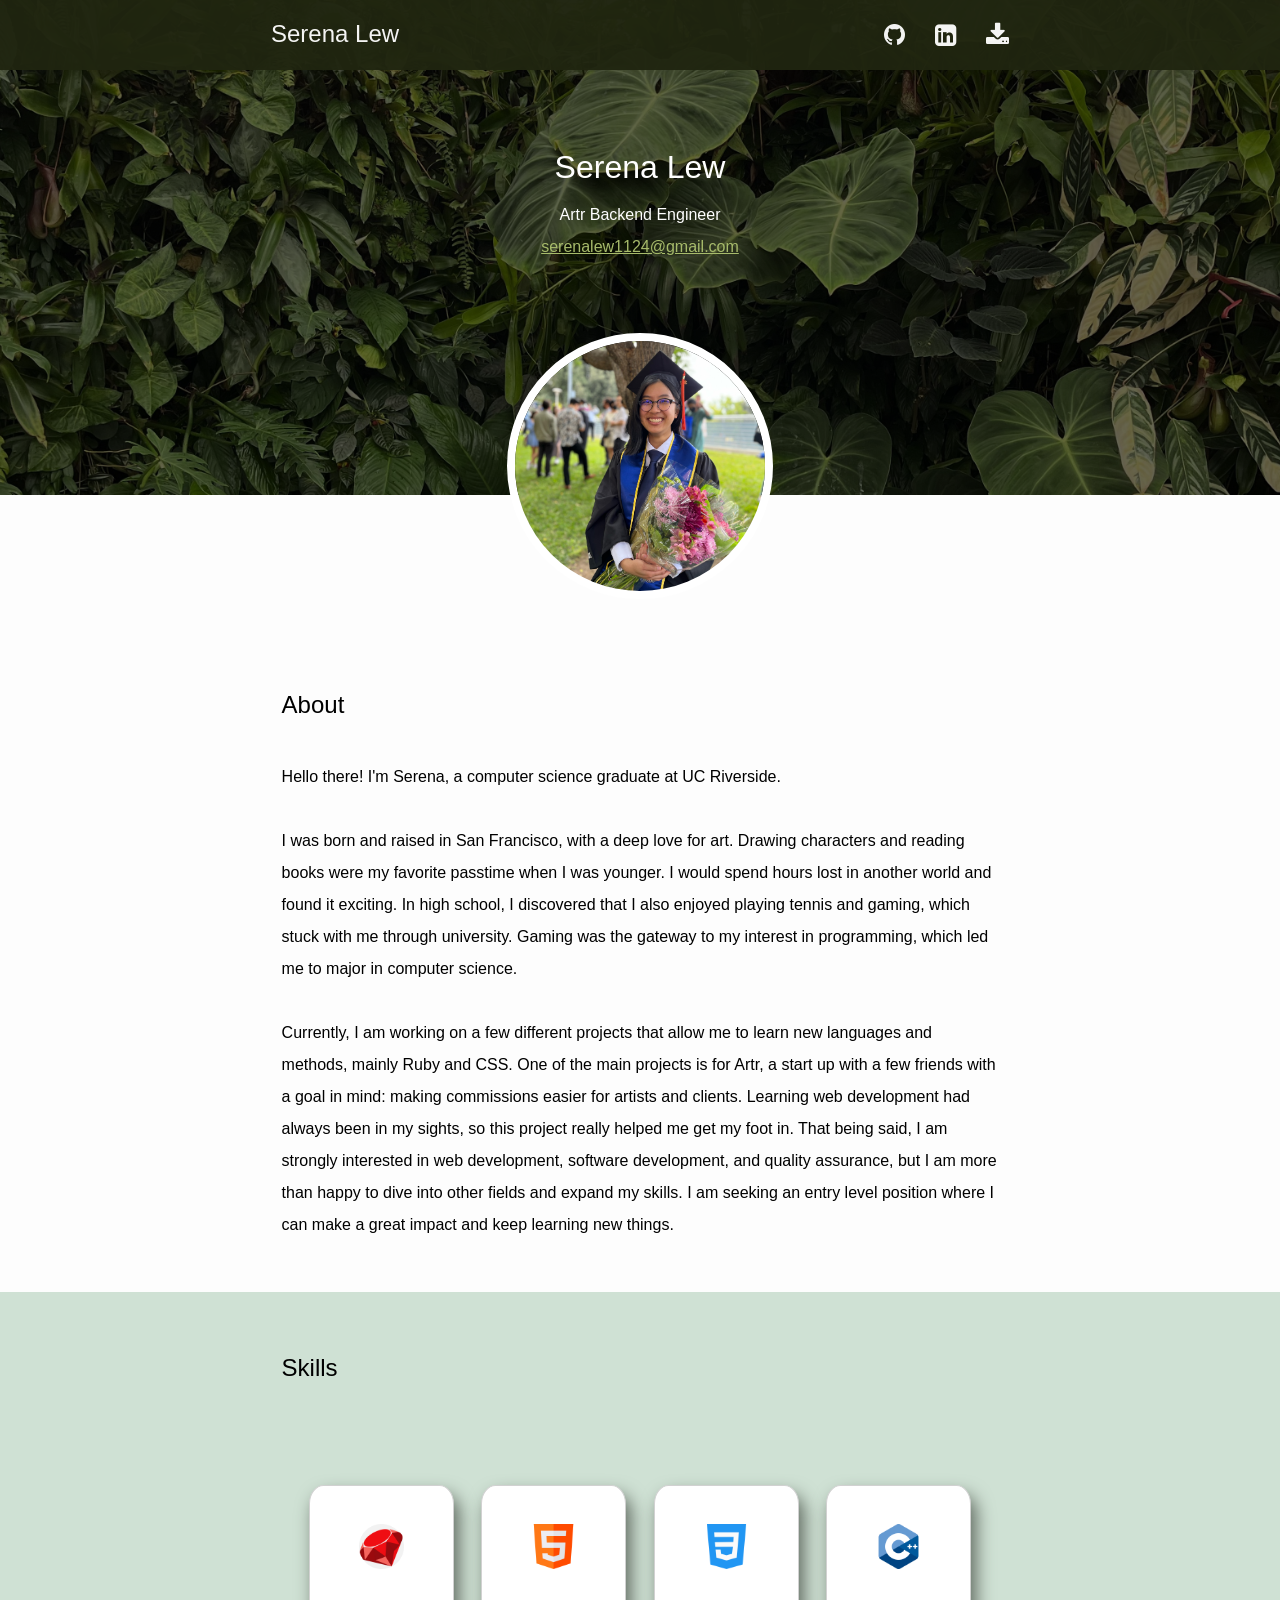
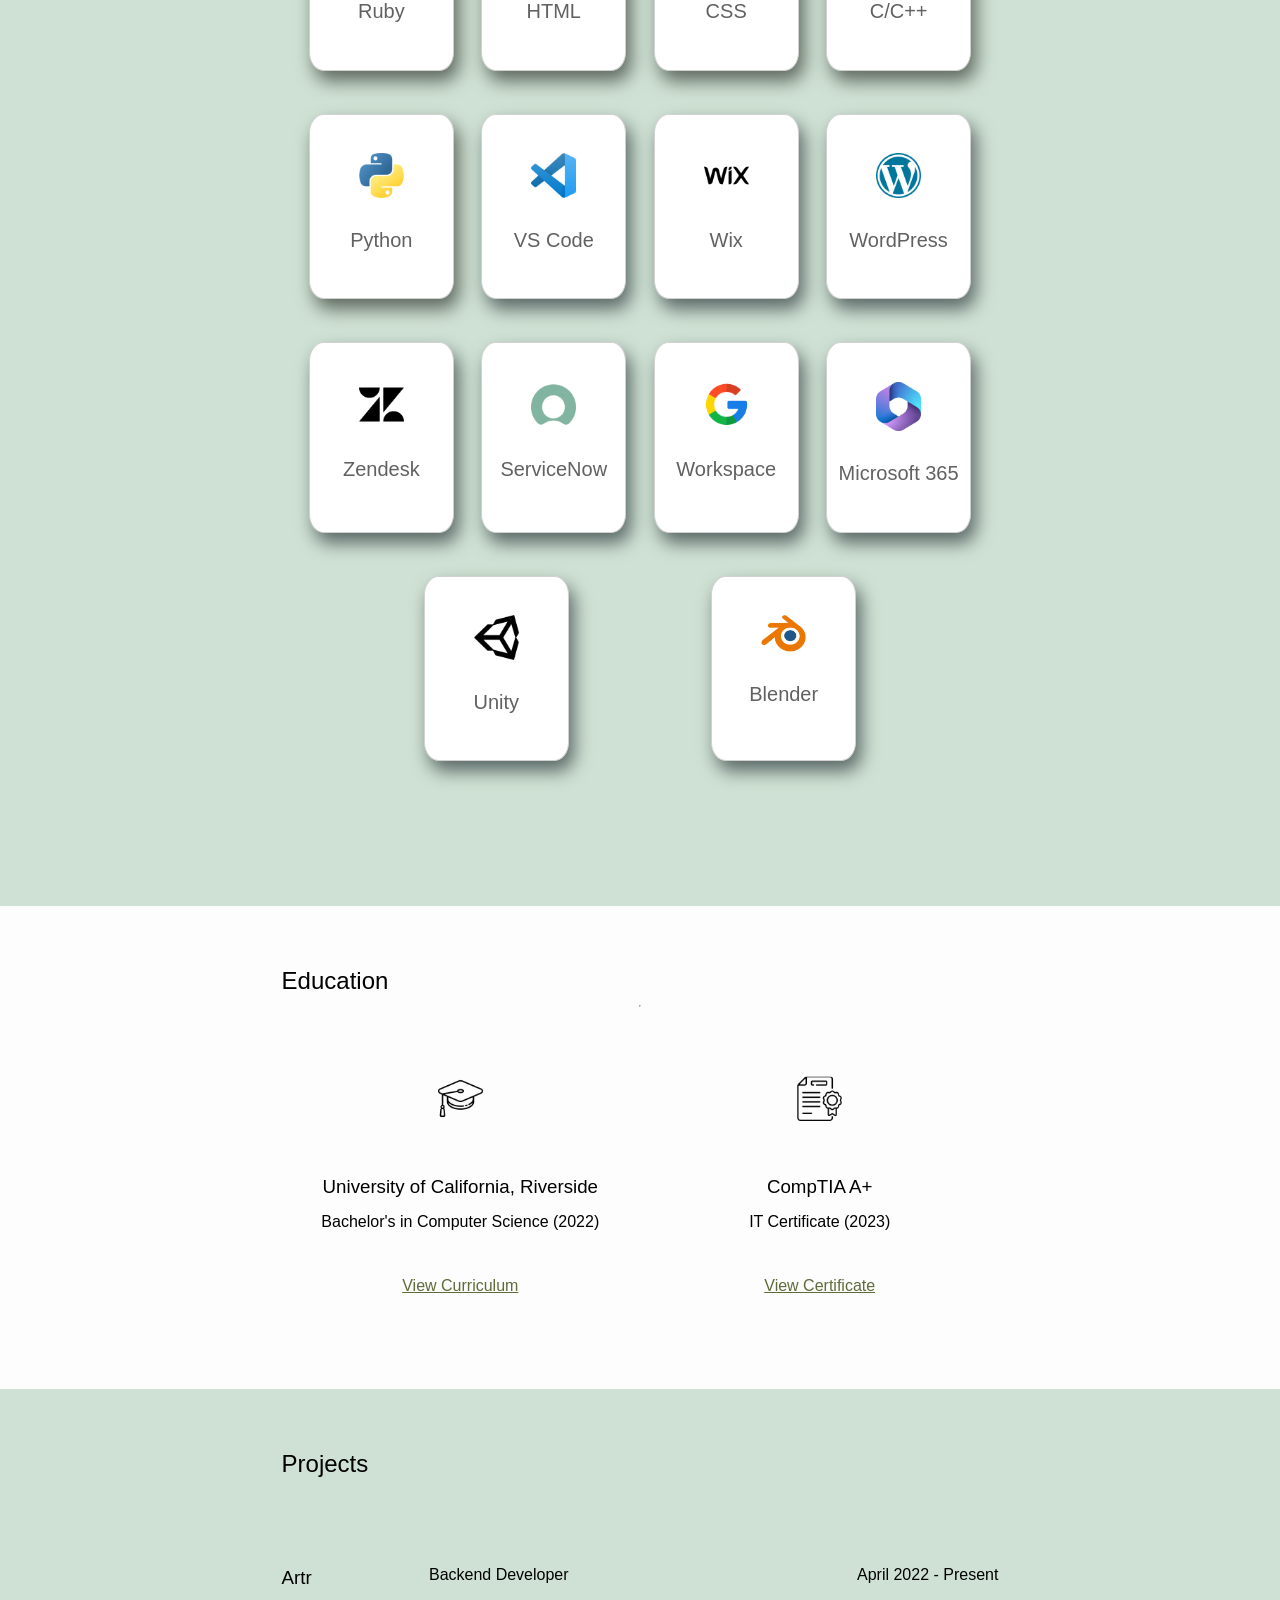
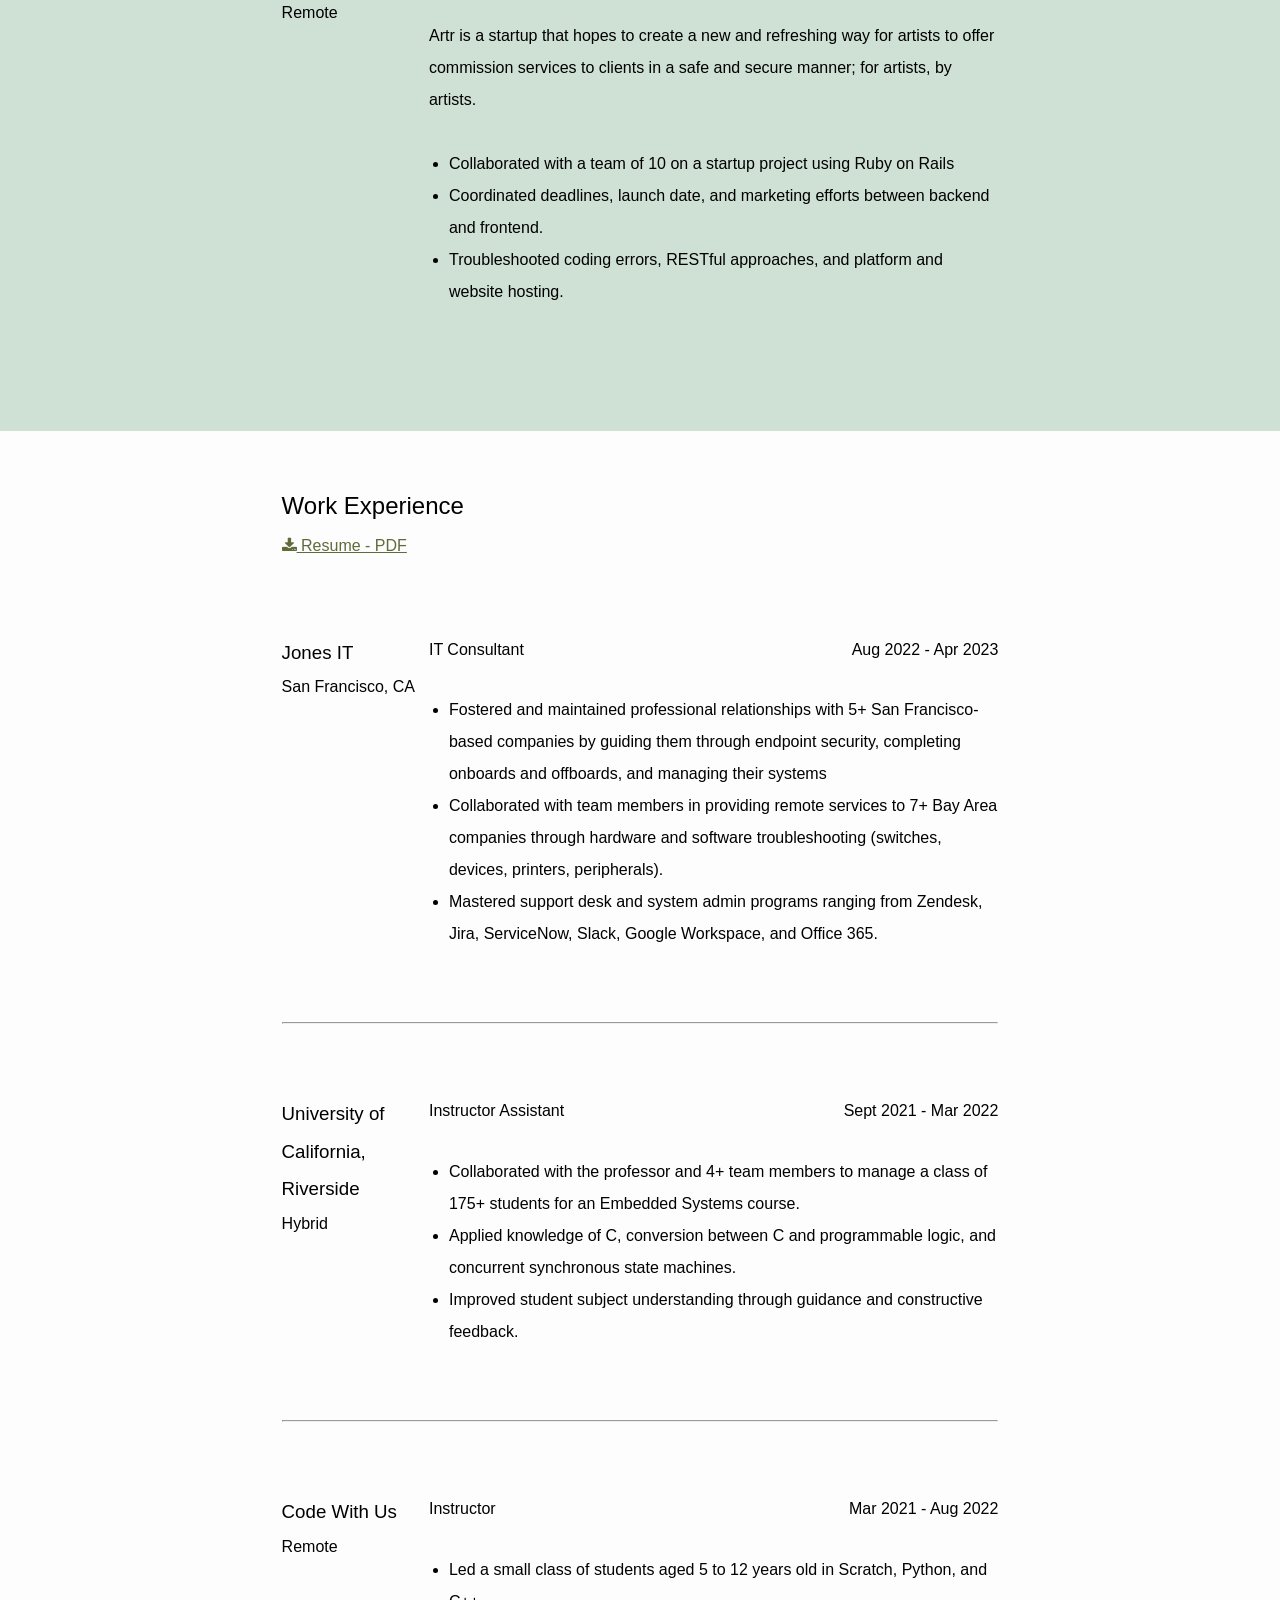
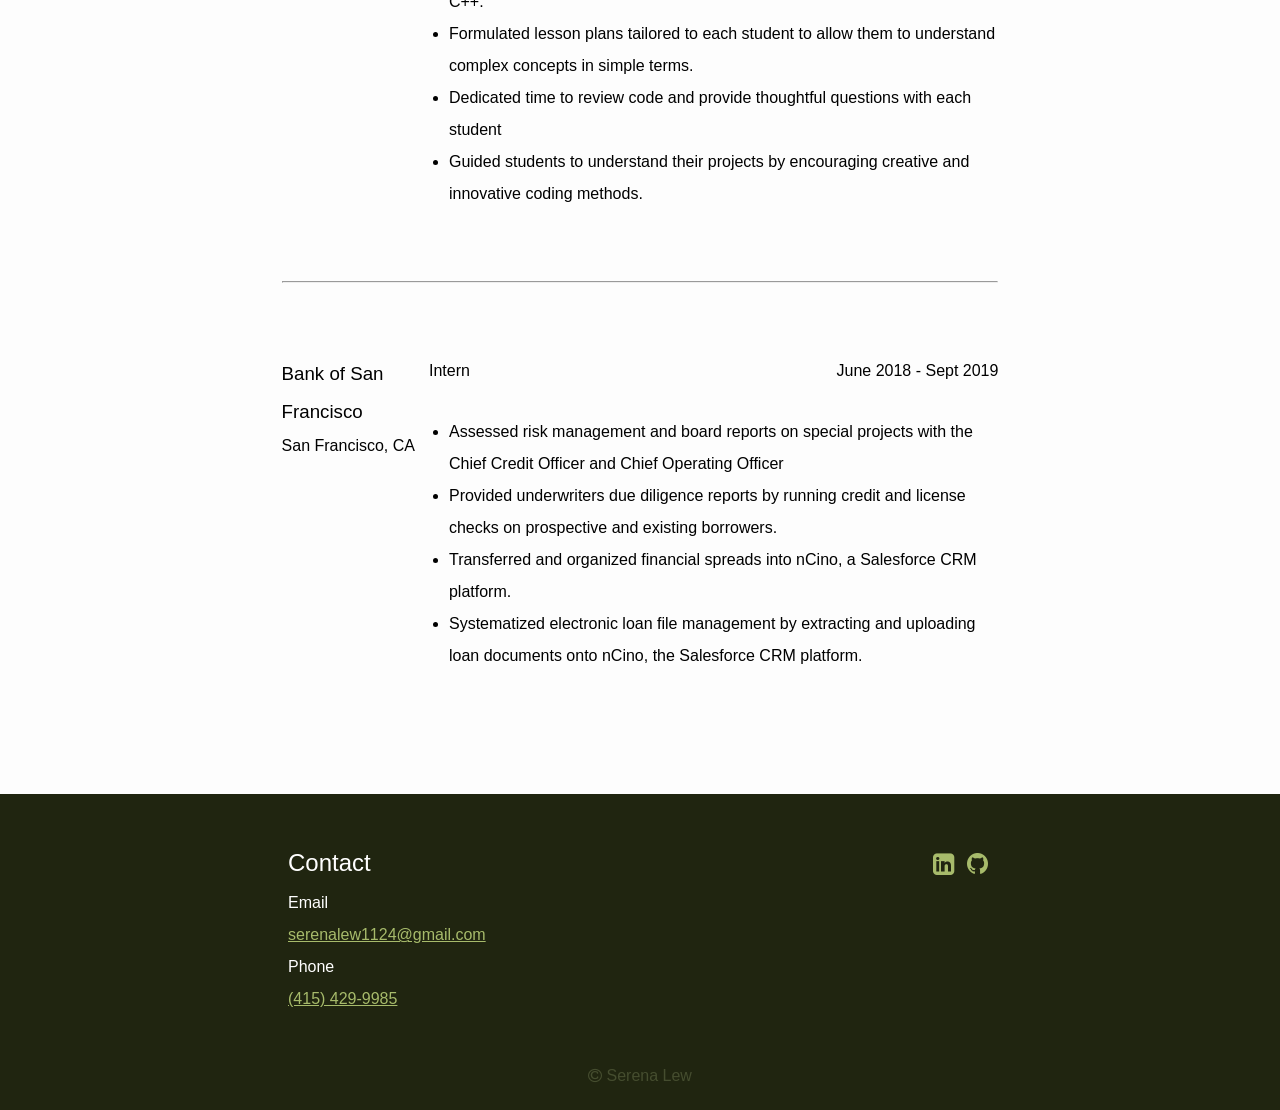
<file: index.html>
<!DOCTYPE html>
<html lang="en">
 <head>
  <meta charset="utf-8">
  <meta name="viewport" content="width=device-width, initial-scale=1.0, maximum-scale=1.0, user-scalable=no">	
  <!-- OPTIONAL: description -->
  <meta name="description" content="Serena Lew's Resume">
  <!-- OPTIONAL: author -->
  <meta name="author" content="Serena Lew">
  <link rel="shortcut icon" href="favicon.ico">
  <link rel="stylesheet" href="https://cdnjs.cloudflare.com/ajax/libs/font-awesome/4.7.0/css/font-awesome.min.css">

  <title>Serena Lew</title>

  <!-- Link the main.css stylesheet -->
  <link href="style.css" rel="stylesheet">
 </head>
 
 <body>
    <div id="navbar">
      <ul>
        <li><h2>Serena Lew</h2></li>
        <li style="float:right"><a class="icon tr-4s" href="documents/lewSerena_resume.pdf" target="_blank"><i class="fa fa-download"></i></a></li>
        <li style="float:right"><a class="icon tr-4s" href="https://www.linkedin.com/in/serena-lew/" target="_blank"><i class="fa">&#xf08c;</i></a></li>
        <li style="float:right"><a class="icon tr-4s" href="https://github.com/minibaguettes" target="_blank"><i class="fa">&#xf09b;</i></a></li>
      </ul>
    </div>

    <div class="header">
      <div class="">
        <div id="header-container"></div>
        <div class="flex align-flex-content">
          <div id="header-info">
            <h1>Serena Lew</h1>
            <div class="light">
              <h4>Artr Backend Engineer</h4>
              <a class="tr-4s" href="mailto:serenalew1124@gmail.com">serenalew1124@gmail.com</a>
            </div>
          </div><!--/.col-lg-12-->
          <div id="prof-pic-placement"><img src="images/prof-pic.JPG" alt="Picture of Serena Lew"></div>
        </div>
      </div><!--/.container-->
    </div><!--/.#headerwrap-->

    <div class="about">
      <div class="container">
        <div class="section-padding"> 
          <div>
            <h2>About</h2><br>
          </div>
          <div class="main">
            <p>
              Hello there! I'm Serena, a computer science graduate at UC Riverside. 
            </p>
            <br>
            <p>
              I was born and raised in San Francisco, with a deep love for art.
              Drawing characters and reading books were my favorite passtime when I was younger. I would spend hours lost in another world and found it exciting. 
              In high school, I discovered that I also enjoyed playing tennis and gaming, which stuck with me through university. 
              Gaming was the gateway to my interest in programming, which led me to major in computer science.          
            </p>
            <br>
            <p>
              Currently, I am working on a few different projects that allow me to learn new languages and methods, mainly Ruby and CSS.
              One of the main projects is for Artr, a start up with a few friends with a goal in mind: making commissions easier for artists and clients.
              Learning web development had always been in my sights, so this project really helped me get my foot in.
              That being said, I am strongly interested in web development, software development, and quality assurance, but I am more than happy to dive into other fields and expand my skills. 
              I am seeking an entry level position where I can make a great impact and keep learning new things.
            </p>
          </div>
        </div><!--/.section-padding-->
      </div><!--/.container-->
    </div><!--/ #intro-->

    <!-- SKILLS SECTION -->
    <div class="about">
      <div class="container bg-g">
        <div class="section-padding"> 
          <div>
            <h2>Skills</h2>
          </div>
          <div class="grid-container">
            <div class="grid-item technology s-img">
              <img src="images/ruby.png" alt="Ruby icon">
              <p>Ruby</p>
            </div>
            <div class="grid-item technology s-img"> 
              <img src="images/html.png" alt="HTLM icon">
              <p>HTML</p>
            </div>
            <div class="grid-item technology s-img">
              <img src="images/css-3.png" alt="CSS icon">
              <p>CSS</p>
            </div>
            <div class="grid-item technology s-img">
              <img src="images/cpp.png" alt="C++ icon">
              <p>C/C++</p>
            </div>
            <div class="grid-item technology s-img">
              <img src="images/python.png" alt="Python icon">
              <p>Python</p>
            </div>
            <div class="grid-item tools s-img">
              <img src="images/vsc.webp" alt="VS Code icon">
              <p>VS Code</p>
            </div>
            <div class="grid-item tools s-img">
              <img src="images/wix.png" alt="Wix icon">
              <p>Wix</p>
            </div>
            <div class="grid-item tools s-img">
              <img src="images/wordpress.png" alt="Wordpress icon">
              <p>WordPress</p>
            </div>
            <div class="grid-item tools s-img">
              <img src="images/zendesk.png" alt="Zendesk icon">
              <p>Zendesk</p>
            </div>
            <div class="grid-item tools s-img">
              <img src="images/servicenow.png" alt="ServiceNow icon">
              <p>ServiceNow</p>
            </div>
            <div class="grid-item tools s-img">
              <img src="images/google.png" alt="Google Workspace icon">
              <p>Workspace</p>
            </div>
            <div class="grid-item tools s-img">
              <img src="images/m365.png" alt="Microsoft 265 icon">
              <p>Microsoft 365</p>
            </div>
            <div class="grid-item tools s-img">
              <img src="images/unity.png" alt="Unity icon">
              <p>Unity</p>
            </div>
            <div class="grid-item tools s-img">
              <img src="images/blender.png" alt="Blender icon">
              <p>Blender</p>
            </div>
          </div>
        </div><!--/.section-padding-->
      </div><!--/.container-->
    </div><!--/ #intro-->

    <!-- EDUCATION SECTION -->
    <div class="container">
      <div class="section-padding">
        <div>
          <h2>Education</h2>
        </div>
        <div class="flex mb-flex">
          <!-- education-->
          <div class="edu-section s-img">
            <img src="images/education.png" alt="education icon">
            <h3>University of California, Riverside</h3>
            <p>Bachelor's in Computer Science (2022)</p>
            <br>
            <a class="link tr-4s" href="https://student.engr.ucr.edu/majors?_gl=1*a0vq3z*_ga*MTc4MTY1NjE3Ny4xNjk2NDcyNTkw*_ga_S8BZQKWST2*MTY5NjQ3MjU5MC4xLjEuMTY5NjQ3MjY4Ni4wLjAuMA..*_ga_Z1RGSBHBF7*MTY5NjQ3MjU5MS4xLjEuMTY5NjQ3MjY4Ni4wLjAuMA..#computer-science" target="_blank"><p>View Curriculum</p></a>
          </div>
          <div class="dt-hidden"><hr></div>
          <!-- certificate -->
          <div class="edu-section s-img">
            <img src="images/certificate.png" alt="education icon">
            <h3>CompTIA A+</h3>
            <p>IT Certificate (2023)</p>
            <br>
            <a class="link tr-4s" href="documents/comptia_a_certificate.pdf" target="_blank"><p></p>View Certificate</p></a>
          </div>

        </div>
      </div><!--/.section-padding -->
    </div><!--/.container -->
	
    <!-- PROJECT SECTION -->
    <div class="container bg-g">
      <div class="section-padding">
        <div class="">
          <h2>Projects</h2>
        </div>

        <div class="work-container">
          <div class="work-name">
            <h3>Artr</h3>
            <p class="mb-hidden">Remote</p>
          </div>
          <div class="work-details">
            <div class="work-pos">
              <p>Backend Developer</p>
              <p>April 2022 - Present</p>
            </div>
            <div>
              <p>
                Artr is a startup that hopes to create a new and refreshing way for artists to offer commission services to clients in a safe and secure manner; for artists, by artists.
              </p>
              <br>
              <ul>
                <li>
                  Collaborated with a team of 10 on a startup project using Ruby on Rails
                </li>
                <li>
                  Coordinated deadlines, launch date, and marketing efforts between backend and frontend.
                <li>
                  Troubleshooted coding errors, RESTful approaches, and platform and website hosting.
                </li>
              </ul>
            </div>
          </div>
        </div>
      </div><!--/.section-padding -->
    </div><!--/.container -->

    <!-- WORK SECTION -->
    <div class="container">
      <div class="section-padding">
        <div class="">
          <h2>Work Experience</h2>
        </div>
        <div id="download-button">
          <a class="tr-4s" href="documents/lewSerena_resume.pdf" target="_blank">
            <i class="fa fa-download"></i>
            Resume - PDF
          </a>
          <br>
        </div>
        <!-- work 1 -->
        <div class="work-container">
          <div class="work-name">
            <h3>Jones IT</h3>
            <p class="mb-hidden">San Francisco, CA</p>
          </div>
          <div class="work-details">
            <div class="work-pos">
              <p>IT Consultant</p>
              <p>Aug 2022 - Apr 2023</p>
            </div>
            <div class="">
              <ul>
                <li>Fostered and maintained professional relationships with 5+ San Francisco-based companies by guiding them
                  through endpoint security, completing onboards and offboards, and managing their systems
                </li>
                <li>
                  Collaborated with team members in providing remote services to 7+ Bay Area companies through hardware and
                  software troubleshooting (switches, devices, printers, peripherals).
                </li>
                <li>
                  Mastered support desk and system admin programs ranging from Zendesk, Jira, ServiceNow, Slack, Google
                  Workspace, and Office 365.
                </li>
              </ul>
            </div>
          </div>
        </div>
        <hr>
        <!-- work 2 -->
        <div class="work-container">
          <div class="work-name">
            <h3>University of California, Riverside</h3>
            <p class="mb-hidden">Hybrid</p>
          </div>
          <div class="work-details">
            <div class="work-pos">
              <p>Instructor Assistant</p>
              <p>Sept 2021 - Mar 2022</p>
            </div>
            <div class="">
              <ul>
                <li>
                  Collaborated with the professor and 4+ team members to manage a class of 175+ students for an Embedded
                  Systems course.
                </li>
                <li>
                  Applied knowledge of C, conversion between C and programmable logic, and concurrent synchronous state
                  machines.
                <li>
                  Improved student subject understanding through guidance and constructive feedback.
                </li>
              </ul>
            </div>
          </div>
        </div>
        <hr>
        <!-- work 3 -->
        <div class="work-container">
          <div class="work-name">
            <h3>Code With Us</h3>
            <p class="mb-hidden">Remote</p>
          </div>
          <div class="work-details">
            <div class="work-pos">
              <p>Instructor</p>
              <p>Mar 2021 - Aug 2022</p>
            </div>
            <div class="">
              <ul>
                <li>
                  Led a small class of students aged 5 to 12 years old in Scratch, Python, and C++.
                </li>
                <li>
                  Formulated lesson plans tailored to each student to allow them to understand complex concepts in simple terms.
                <li>
                  Dedicated time to review code and provide thoughtful questions with each student
                </li>
                <li>
                  Guided students to understand their projects by encouraging creative and innovative coding methods.
                </li>
              </ul>
            </div>
          </div>
        </div>
        <hr>
        <!-- work  4 -->
        <div class="work-container">
          <div class="work-name">
            <h3>Bank of San Francisco</h3>
            <p class="mb-hidden">San Francisco, CA</p>
          </div>
          <div class="work-details">
            <div class="work-pos">
              <p>Intern</p>
              <p>June 2018 - Sept 2019</p>
            </div>
            <div class="">
              <ul>
                <li>
                  Assessed risk management and board reports on special projects with the Chief Credit Officer and Chief
                  Operating Officer
                </li>
                <li>
                  Provided underwriters due diligence reports by running credit and license checks on prospective and existing
                  borrowers.
                <li>
                  Transferred and organized financial spreads into nCino, a Salesforce CRM platform.
                </li>
                <li>
                  Systematized electronic loan file management by extracting and uploading loan documents onto nCino, the
                  Salesforce CRM platform.
                </li>
              </ul>
            </div>
          </div>
        </div>
      </div><!--/.section-padding -->
    </div><!--/.container -->

    <!--FOOTER DESCRIPTION -->
    <div id="footwrap" class="footer">
      <div class="">
        <div id="footer-container">
          <div class="flex align-flex-content">
            <div class="flex flex-wrap" id="footer-info">
              <div class="footer-col float-left">
                <h2>Contact</h2>
                <!-- EDIT: email -->
                <p><t>Email</t><br/>
                  <a href="mailto:serenalew1124@gmail.com" class="contact tr-4s">serenalew1124@gmail.com</a> <br/>
                </p>
                <!-- EDIT: phone number -->
                <p><t>Phone</t><br/>
                  <a href="tel:4154299985" class="contact tr-4s">(415) 429-9985</a> <br/>
                </p>
              </div>
              <div class="footer-col float-right">
                <p>
                  <!-- EDIT: Social Links. Replace # with your URL for each -->
                  <a class="icon tr-4s" href="https://www.linkedin.com/in/serena-lew/" target="_blank"><i class="fa">&#xf08c;</i></a>
                  <a class="icon tr-4s" href="https://github.com/minibaguettes" target="_blank"><i class="fa">&#xf09b;</i></a>
                </p>
              </div>
              <div id="copyright">
                <p><i class="fa">&#xf1f9;</i> Serena Lew</p>
              </div>
              <div hidden>
                <a href="https://www.flaticon.com/free-icons/ruby" title="ruby icons">Ruby icons created by Freepik - Flaticon</a>
                <a href="https://www.flaticon.com/free-icons/html" title="html icons">Html icons created by Freepik - Flaticon</a>
                <a href="https://www.flaticon.com/free-icons/css" title="css icons">Css icons created by Pixel perfect - Flaticon</a>
                <a href="https://www.flaticon.com/free-icons/coding" title="coding icons">Coding icons created by Freepik - Flaticon</a>
                <a href="https://www.flaticon.com/free-icons/python" title="python icons">Python icons created by Freepik - Flaticon</a>
                https://upload.wikimedia.org/wikipedia/commons/thumb/9/9a/Visual_Studio_Code_1.35_icon.svg/2048px-Visual_Studio_Code_1.35_icon.svg.png
                <a href="https://www.flaticon.com/free-icons/wordpress" title="wordpress icons">Wordpress icons created by Freepik - Flaticon</a>
                <a href="https://www.flaticon.com/free-icons/wix" title="wix icons">Wix icons created by Freepik - Flaticon</a>
                https://www.iconfinder.com/icons/4691514/unity_unity_3d_logo_icon
                https://en.m.wikipedia.org/wiki/File:Blender_logo_no_text.svg
                https://www.iconfinder.com/icons/4691530/zendesk_icon
                https://cdn.icon-icons.com/icons2/2699/PNG/512/servicenow_logo_icon_168835.png
                <a href="https://www.flaticon.com/free-icons/google" title="google icons">Google icons created by Driss Lebbat - Flaticon</a>
                https://upload.wikimedia.org/wikipedia/commons/thumb/0/0e/Microsoft_365_%282022%29.svg/512px-Microsoft_365_%282022%29.svg.png?20230429012417
                <a href="https://www.flaticon.com/free-icons/education" title="education icons">Education icons created by Freepik - Flaticon</a>              <a href="https://www.flaticon.com/free-icons/certificate" title="certificate icons">Certificate icons created by Freepik - Flaticon</a>
              </div>
            </div><!--/.row -->
          </div>
        </div>
      </div>
    </div><!--/ #footer -->

  </body>
</html>

<script>
var prevScrollpos = window.pageYOffset;
window.onscroll = function() {
var currentScrollPos = window.pageYOffset;
  if (prevScrollpos > currentScrollPos) {
    document.getElementById("navbar").style.top = "0";
  } else {
    document.getElementById("navbar").style.top = "-60px";
  }
  prevScrollpos = currentScrollPos;
}
</script>
</file>
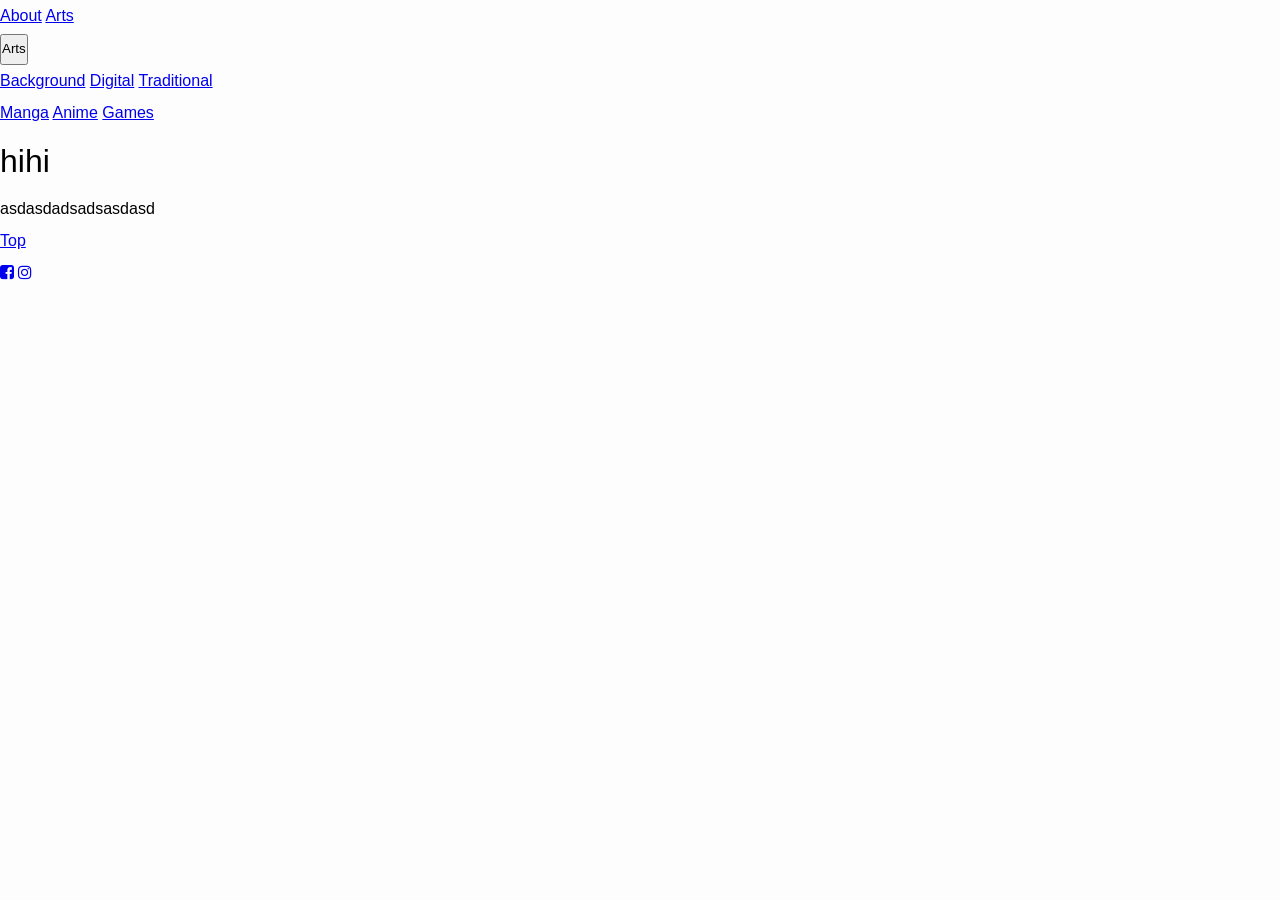
<file: arts.html>
<!DOCTYPE html>
<html>
  <head>
    <title>Serena Lew</title>
    <link rel="stylesheet" type="text/css" href="style.css"> 
    <link rel="stylesheet" href="https://cdnjs.cloudflare.com/ajax/libs/font-awesome/4.7.0/css/font-awesome.min.css">
    <meta name="viewport" content="width=device-width, initial-scale=1">
  </head>
  <body><!--</body> class="about-bg">-->
    <div>
      <div class="topnav nav-shared">
        <a href="index.html">About</a>
        <a href="arts.html" class="mob">Arts</a>
        <div class="dropdown nav-shared-dr not-mob">
          <button class="dropbutton nav-shared">Arts</button>
          <div class="drop-content nav-shared-drop">
            <a href="arts.html">Background</a>
            <a href="arts_d.html">Digital</a>
            <a href="arts_t.html">Traditional</a>
          </div>
        </div>
        <a href="manga.html">Manga</a>
        <a href="anime.html">Anime</a>
        <a href="games.html">Games</a>
      </div>
      <div class="content arts-d-1">
        <div class="onpic">
          <h1>hihi</h1>
          <p>asdasdadsadsasdasd</p>
        </div>
      </div>
      <div class="botnav nav-shared">
        <a href="#top">Top</a>
      </div>
      <div class="icon-bar">
        <a target="_blank" href="https://www.facebook.com/serena.maplena" class="fb-icon"><i class="fa fa-facebook-square"></i></a>
        <a target="_blank" href="https://www.instagram.com/lewser.ena/" class="in-icon"><i class="fa fa-instagram"></i></a>
      <div>
    </div>
  </body>
</html>
</file>
<file: style.css>
* {
  padding: 0;
  margin: 0;
  font-weight: lighter;
  line-height: 2;
}

body {
  font-family: Arial, sans-serif;
  background-color: #fdfdfd;
}

.container {
  width: 80%;
  padding: 0% 10%;
}

.section-padding {
  padding: 5% 15%;
}

.flex {
  display: flex;
  text-align: center;
  justify-content: center;
}

.flex-wrap {
  flex-wrap: wrap;
}

.align-flex-content {
  align-items: center;
}

.tr-4s {
  transition: 0.4s;
}

p.mb-hidden {
  visibility: show;
}

hr.dt-hidden {
  display: none;
}

/**/

#navbar {
  width: 100%;
  margin: 0;
  top: 0;
  position: fixed;
  background-color: #202510;
  z-index: 5;
  transition: top 0.4s;
  opacity: 95%;
}

#navbar h2 {
  color: white;
}

#navbar ul {
  padding: 0;
  margin: 0 20%;
  overflow: hidden;
  list-style-type: none;
}

#navbar li {
  float: left;
}

#navbar h2 {
  padding: 10px 15px;
}

#navbar li a {
  display: block;
  color: white;
  text-align: center;
  text-decoration: none;
  padding: 10px 15px;
}

#navbar li a:hover {
  background-color: #111;
}




#header-container {
  width: 100%;
  padding-top: 55vh;
  margin-bottom: 15vh;
  background-image: url("images/1623.jpg");
  background-position: 50% 35%;
  background-repeat: no-repeat;
  background-size: cover;
  filter: brightness(40%);
}


#header-info {
  top: 15vh;
  z-index: 1;
  position: absolute;
  color: white;
  font-weight: bold;
}

#header-info a, .contact, .icon {
  color: #a7bb6b;
}

#header-info a:hover, .contact:hover, .icon:hover, .edu-section .link:hover, #download-button a:hover {
  color: #819151;
}

#prof-pic-placement {
  display: flex;
  justify-content: center;
  align-items: center;
  top: 37vh;
  position: absolute;
  z-index: 2;
}

#prof-pic-placement img {
  width: 250px;
  height: 250px;
  object-fit: cover;
  border-radius: 50%;
  border: 8px solid white;
}


/**/

.bg-g {
  background-color: #cfe1d4; /* rgb(216,227,223); */
}

.grid-container {
  display: flex;
  flex-wrap: wrap;
  flex-direction: row;
  margin: 10% 0;
  overflow: none;
  justify-content: space-evenly;
}

.grid-item {
  background-color: rgba(255, 255, 255, 0.8);
  border: 1px solid rgb(209, 209, 209);
  border-radius: 10%;
  margin: 3% 0;
  padding: 3vw 0;
  font-size: 20px;
  color:#616161;
  text-align: center;
  width: 20%;
  background-color:white;
}

.s-img img {
  padding-bottom: 1vh;
  width: 5vh;
}

.xs-img img {
  width: 18px;
}

.technology {
  box-shadow: 5px 10px 18px rgb(94, 104, 94);
}

.tools {
  box-shadow: 5px 10px 18px #5a6866;
}

.left {
  float: left;
}

.right {
 float: right;
}

.edu-section {
  width: 50%;
  padding: 5% 0%;
}

.edu-section img {
  padding: 10%;
  border-radius: 30%;
}

.edu-section .link, #download-button a {
  color: #5f6b3a;
}

.work-container {
  display: flex;
  margin: 10% 0;
}

.work-name {
  width: 20%;
  margin-right: 5px;
  text-align: left;
}

.work-details {
  width: 80%;
}

.work-details ul {
  padding-left: 20px;
}

.work-pos {
  display: flex;
  justify-content: space-between;
  margin-bottom: 5%;
}


/**/


#footer-container {
  width: 100%;
  padding: 5vh 0 2vh;
  background-color: #202510;
  position: absolute;
  color: white;
}

#footer-info {
  width: 55%;
}

.float-left {
  text-align: left;
  width: 80%;
}

.float-right {
  text-align: right;
  width: 20%;
}



.icon {
  font-size: 25px;
  padding: 3%;
}

#copyright {
  padding-top: 5vh;
  color: #454d2f;
}


/* Medium devices such as tablets (768px and down) */
@media only screen and (max-width: 1000px) {

  .grid-item {
    font-size: 16px;
    width: 25%;
  }

  .work-container {
    flex-direction: column;
  }
  
  .work-name {
    width: 100%;
    display: flex;
    justify-content: space-between;
  }
  
  .work-details {
    width: 100%;
  }
}

/* Medium devices such as tablets (768px and down) */
@media only screen and (max-width: 768px) {

  .container {
    width: 90%;
    padding: 0 5%;
  }

  .section-padding {
    padding: 10% 7%;
  }

  h2 {
    font-size: 18px;
  }

  p.mb-hidden {
    display: none;
  }

  .dt-hidden {
    padding-top: 10%;
    visibility: show;
  }

  .work-pos {
    display:block;
  }

  #navbar ul {
    margin: 0 10%;
  }

  #header-container {
    padding-top: 52vh;
  }
  
  #prof-pic-placement img {
    width: 210px;
    height: 210px;
  }

  .icon {
    font-size: 20px;
    padding: 1%;
  }

  .grid-item {
    font-size: 16px;
    width: 28%;
  }

  .mb-flex {
    display: block;
  }
  
  .edu-section {
    width: 100%;
  }
  
  .edu-section img {
    padding: 10%;
    border-radius: 30%;
  }

  .work-details {
    overflow-wrap: normal;
  }

  #footer-info {
    width: 70%;
  }
}
</file>
